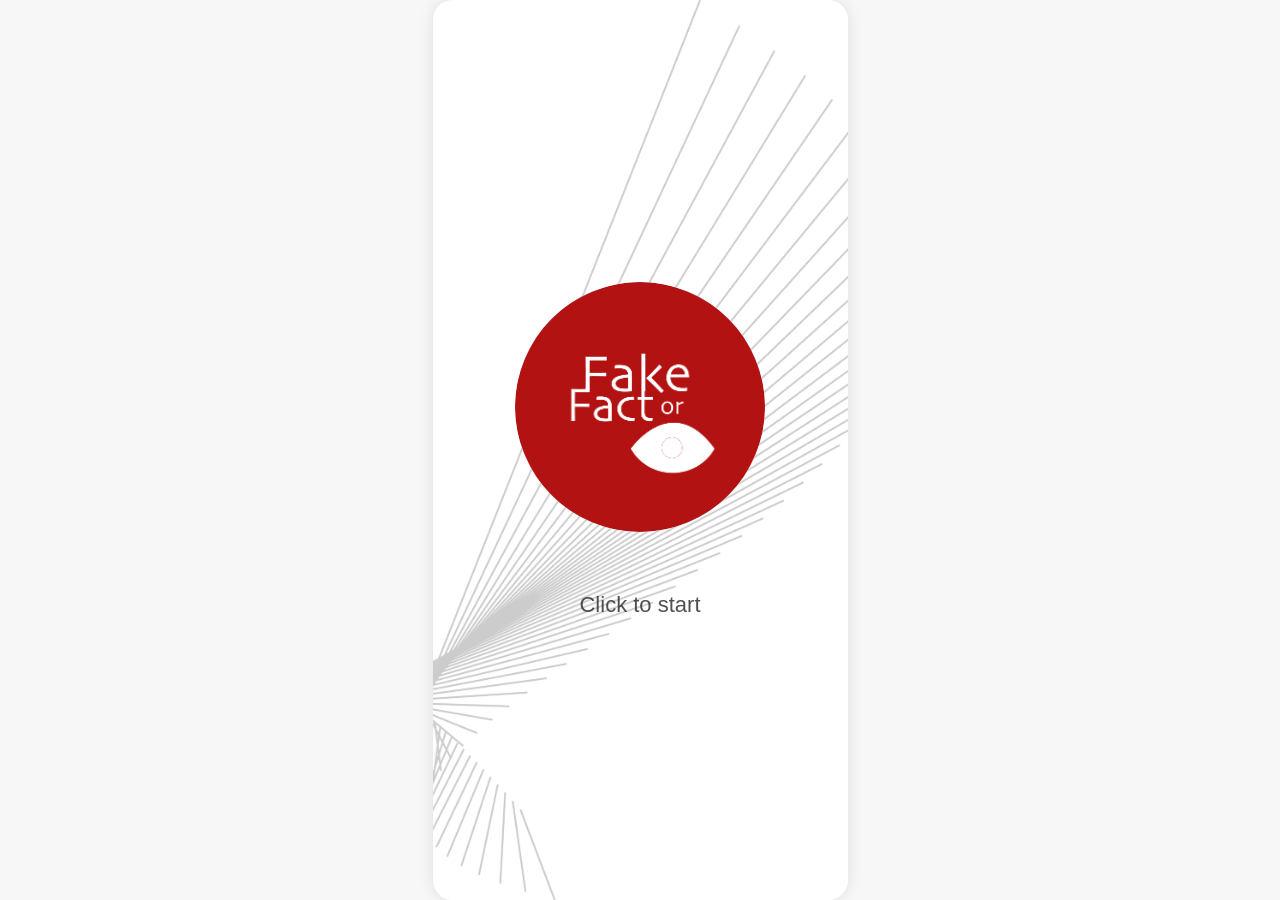
<file: index.html>
<!-- index.html -->
<!DOCTYPE html>
<html lang="en">
<head>
  <meta charset="UTF-8" />
  <meta name="viewport" content="width=device-width, initial-scale=1.0" />
  <title>Fake or Fact</title>
  <link rel="stylesheet" href="style/logo.css" />
</head>
<body>
  <div class="container">
    <div class="circle">
      <img src="logo/logo_red.png" alt="Logo" class="logo" />
    </div>
    <button id="startBtn">Click to start</button>
  </div>

  <script src="js/logo.js"></script>
</body>
</html>
</file>
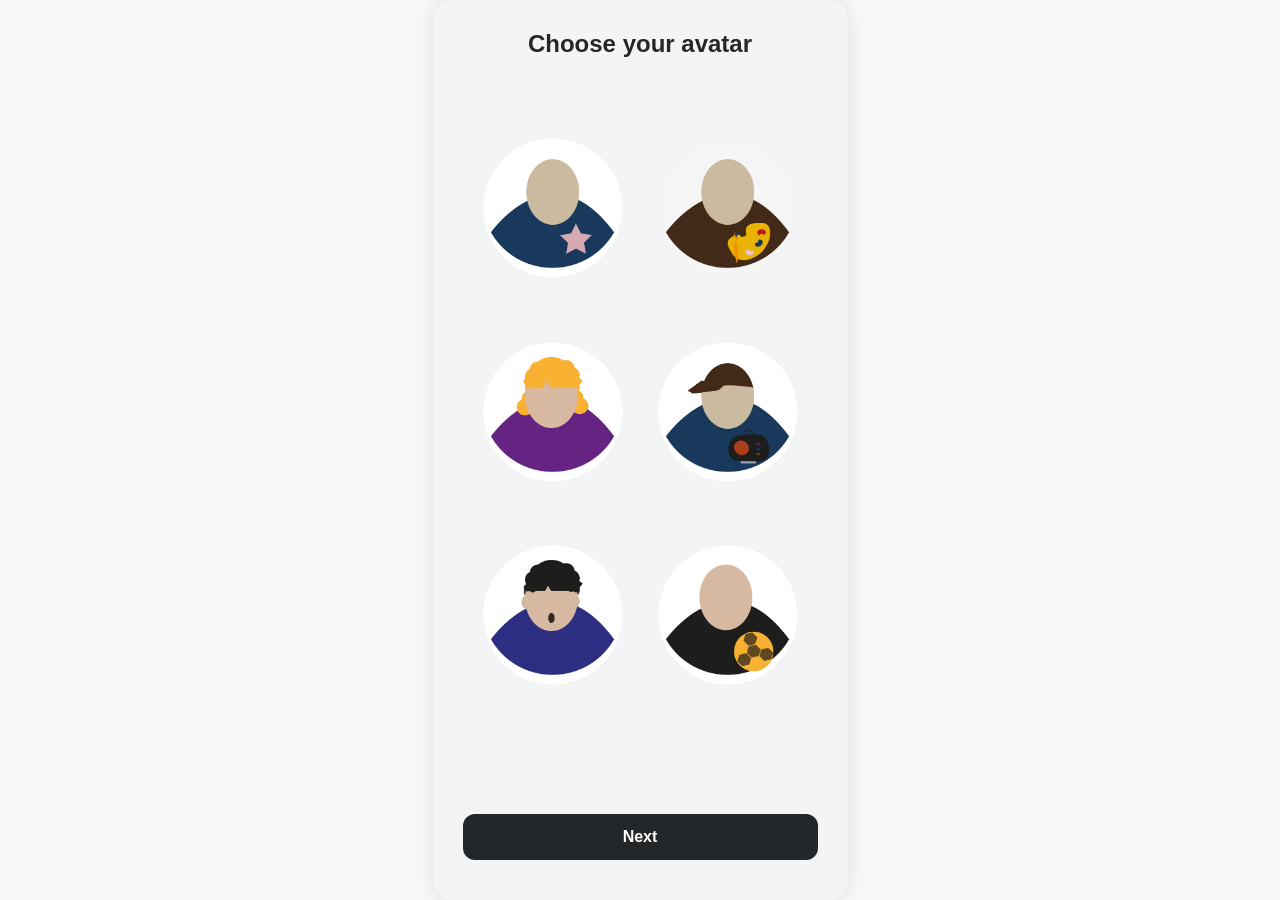
<file: avatars.html>
<!DOCTYPE html>
<html lang="en">
<head>
    <meta charset="UTF-8">
    <meta name="viewport" content="width=device-width, initial-scale=1.0">
    <title>Choose Your Avatar</title>
    <link rel="stylesheet" href="style/avatars.css">
</head>
<body>
    <div class="container">
        <h1>Choose your avatar</h1>
        <div class="avatar-grid" id="avatarGrid">
            <!-- Avatars will be inserted here by JavaScript -->
        </div>
        <button class="next-button" id="nextButton">Next</button>
    </div>
    <script src="js/avatars.js"></script>
</body>
</html>
</file>
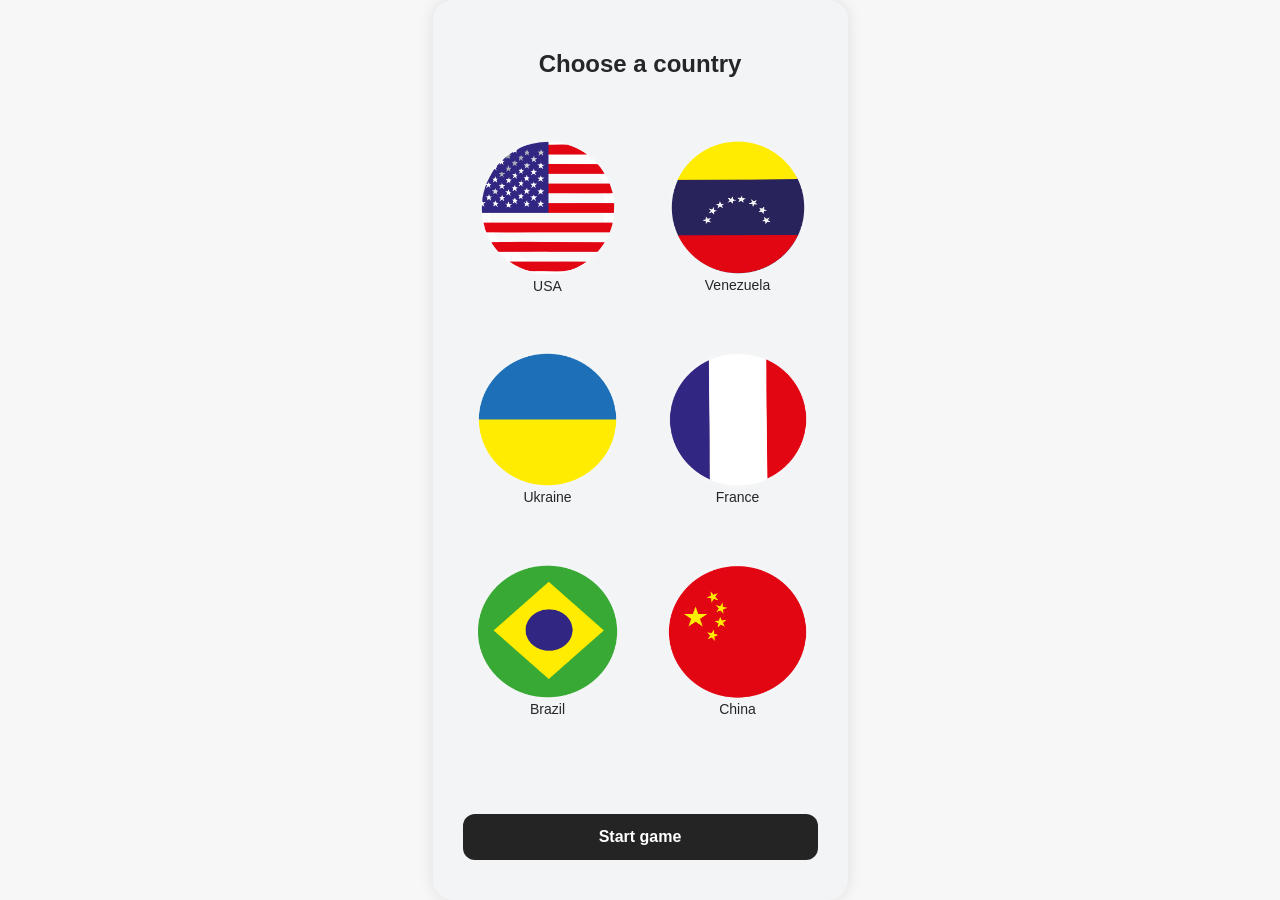
<file: country.html>
<!DOCTYPE html>
<html lang="en">
<head>
    <meta charset="UTF-8">
    <meta name="viewport" content="width=device-width, initial-scale=1.0">
    <title>Choose Country</title>
    <link rel="stylesheet" href="style/country.css">
</head>
<body>
    <div class="container">
        <h1>Choose a country</h1>
        <div class="country-grid" id="countryGrid">
        </div>
        <button class="start-button" id="startButton">Start game</button>

        <div class="modal-overlay" id="modalOverlay">
            <div class="modal">
                <h2>Get ready!</h2>
                <div class="instructions">
                    <p>You'll be shown 6 news headlines.</p>
                    <p>Some are real, some are fake.</p>
                    <p>Your mission: Spot the fakes!</p>
                    <p>Click the right button for each one.</p>
                    <p>Trust your instincts – but stay sharp!</p>
                </div>
                <button class="modal-start-button" id="modalStartButton">Start</button>
            </div>
        </div>
    </div>
    <script src="js/country.js"></script>
</body>
</html>
</file>
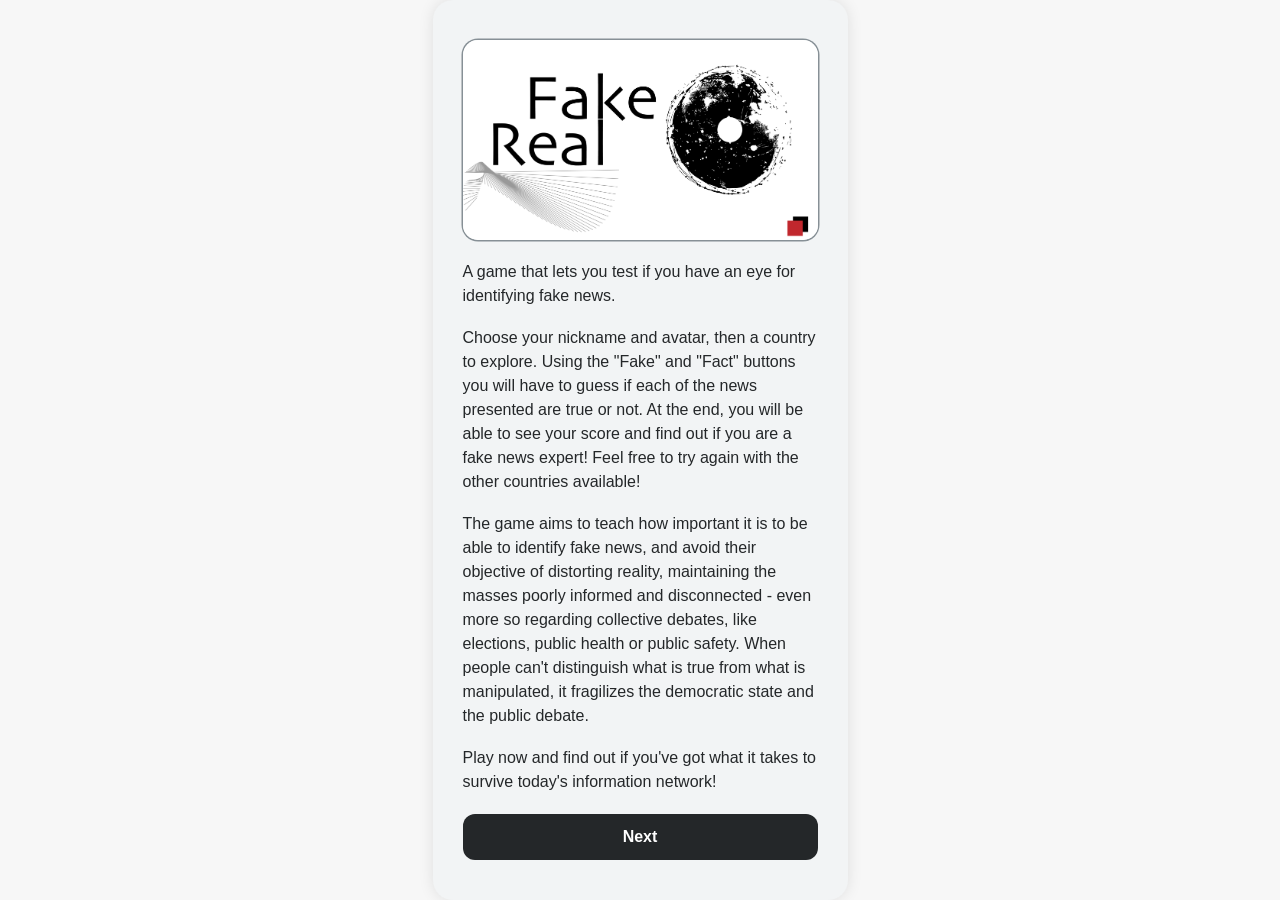
<file: instructions.html>
<!DOCTYPE html>
<html lang="en">
<head>
    <meta charset="UTF-8">
    <meta name="viewport" content="width=device-width, initial-scale=1.0">
    <title>Instructions</title>
    <link rel="stylesheet" href="style/instructions.css">
</head>
<body>
    <div class="container">
        <div class="header-image">
            <img src="icons/instructions.png" alt="Instructions Header">
        </div>
        <div class="instructions-text">
            <p>A game that lets you test if you have an eye for identifying fake news. </p>
            <br>
            <p>Choose your nickname and avatar, then a country to explore. Using the "Fake" and "Fact" buttons you will have to guess if each of the news presented are true or not. At the end, you will be able to see your score and find out if you are a fake news expert! Feel free to try again with the other countries available!</p>
            <br>
            <p>The game aims to teach how important it is to be able to identify fake news, and avoid their objective of distorting reality, maintaining the masses poorly informed and disconnected - even more so regarding collective debates, like elections, public health or public safety. When people can't distinguish what is true from what is manipulated, it fragilizes the democratic state and the public debate.</p> 
            <br>    
            <p>Play now and find out if you've got what it takes to survive today's information network!</p>
        </div>
        <button class="next-button" id="nextButton">Next</button>
    </div>
    <script src="js/instructions.js"></script>
</body>
</html>
</file>
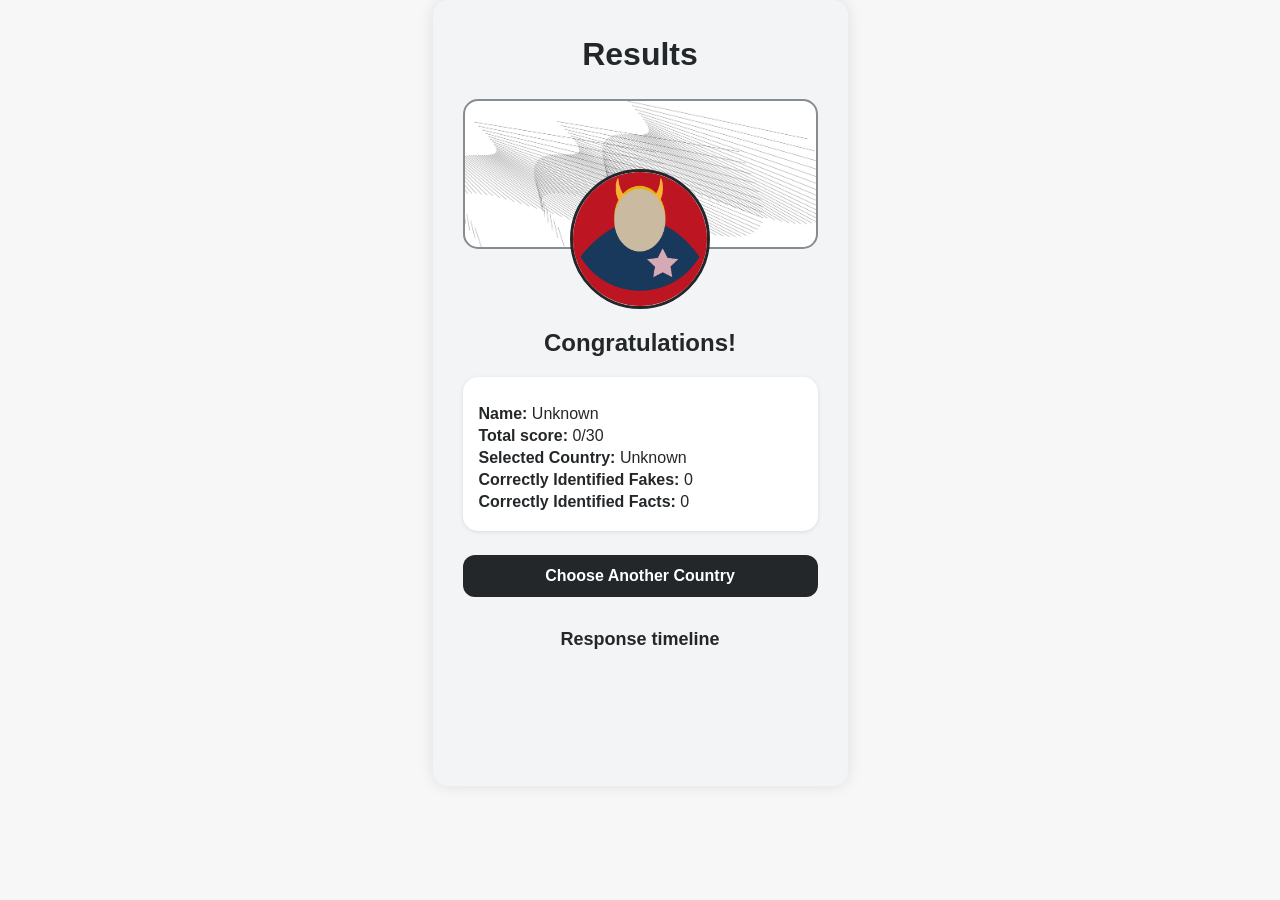
<file: result.html>
<!DOCTYPE html>
<html lang="en">
<head>
  <meta charset="UTF-8">
  <meta name="viewport" content="width=device-width, initial-scale=1">
  <title>Results</title>
  <link rel="stylesheet" href="style/result.css">
</head>
<body>
  <div class="container">
    <header class="header">
      
      <h1>Results</h1>
    </header>

    <div class="avatar-section">
      <div class="avatar-bg"></div>
      <img id="playerAvatar" src="" alt="Avatar" class="avatar-img">
    </div>
    <h2 class="congratulations">Congratulations!</h2>
    <div class="results-box">
      
      <p><strong>Name:</strong> <span id="playerName"></span></p>
      <p><strong>Total score:</strong> <span id="totalScore"></span></p>
      <p><strong>Selected Country:</strong> <span id="selectedCountry"></span></p>
      <p><strong>Correctly Identified Fakes:</strong> <span id="correctFakes"></span></p>
      <p><strong>Correctly Identified Facts:</strong> <span id="correctFacts"></span></p>
    </div>

    <button id="chooseCountryButton">Choose Another Country</button>

    <div class="timeline">
      <h3>Response timeline</h3>
      <div id="timelineList"></div>
    </div>
  </div>

  <script src="js/result.js"></script>
</body>
</html>
</file>
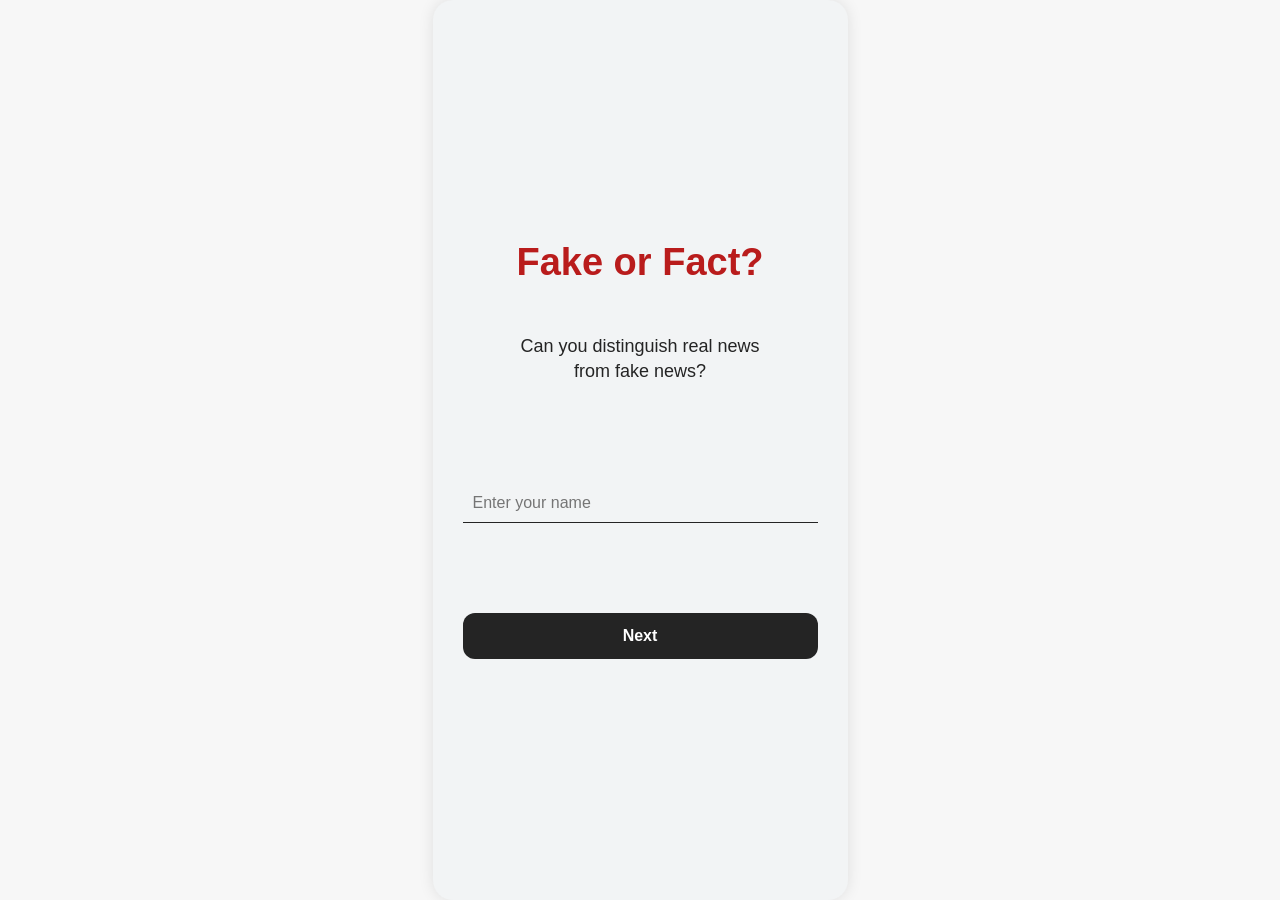
<file: welcome.html>
<!DOCTYPE html>
<html lang="en">
<head>
  <meta charset="UTF-8" />
  <meta name="viewport" content="width=device-width, initial-scale=1.0" />
  <title>Fake or Fact - Welcome</title>
  <link rel="stylesheet" href="style/welcome.css" />
</head>
<body>
  <div class="container">
    <h1>Fake or Fact?</h1>
    <p>Can you distinguish real news<br />from fake news?</p>
    
    <input type="text" id="nameInput" placeholder="Enter your name" />
    
    <button id="nextBtn">Next</button>
  </div>

  <script src="js/welcome.js"></script>
</body>
</html>
</file>
<file: style/logo.css>
* {
  margin: 0;
  padding: 0;
  box-sizing: border-box;
}

body, html {
  height: 100%;
  display: flex;
  justify-content: center;
  align-items: center;
  background-color: #f7f7f7;
  font-family: -apple-system, BlinkMacSystemFont, "Segoe UI", Roboto, sans-serif;
}

.container {
  width: 415px;
  height: 100%;
  background-image: url('background.png');
  background-size: cover; /* Масштабування на весь екран */
  background-position: center;
  background-repeat: no-repeat;
  border-radius: 20px;
  padding: 40px 30px;
  text-align: center;
  box-shadow: 0 0 15px rgba(0, 0, 0, 0.1);
  display: flex;
  flex-direction: column;
  justify-content: center;
}


.circle {
  

  width: 80vw;
  height: 80vw;
  max-width: 250px;
  max-height: 250px;
  border-radius: 50%;
  background-color: #e0e0e0;
  display: flex;
  justify-content: center;
  align-items: center;
  cursor: pointer;
  transition: transform 0.2s, box-shadow 0.2s;
  overflow: hidden;
  margin: 0 auto 60px auto;
}

.logo {
  width: 100%;
  height: 100%;
  object-fit: cover;
}

button#startBtn {
  background: none;
  border: none;
  color: #242729;
  font-size: 22px;
  cursor: pointer;
  opacity: 0.8;
  color: #242729;
}

button#startBtn:hover {
  opacity: 1;
}
</file>
<file: style/avatars.css>
* {
    margin: 0;
    padding: 0;
    box-sizing: border-box;
}

body, html {
    height: 100%;
    margin: 0;
    display: flex;
    justify-content: center;
    align-items: center;
    background-color: #f7f7f7;
    color: #333;
    font-family: -apple-system, BlinkMacSystemFont, "Segoe UI", Roboto, sans-serif;
}

.container {
    width: 415px;
    height: 100%;
    background-color: #f2f4f5;
    border-radius: 20px;
    padding: 40px 30px;
    text-align: center;
    box-shadow: 0 0 15px rgba(0, 0, 0, 0.1);
    display: flex;
    flex-direction: column;
    justify-content: center;
}

h1 {
    color: #242729;
    margin: -10px 0 80px 0;
    font-size: 24px;
    font-weight: 600;
}

.avatar-grid {
    display: grid;
    grid-template-columns: repeat(2, 1fr); 
    grid-template-rows: repeat(3, 1fr);
    gap: 25px;
    width: 100%;
    margin-bottom: 90px;
    flex-grow: 1;
    padding: 0 15px;
}

.avatar-option {
    width: 140px;
    height: 140px;
    border-radius: 50%;
    background-color: #e0e0e0;
    display: flex;
    justify-content: center;
    align-items: center;
    cursor: pointer;
    transition: transform 0.2s, box-shadow 0.2s;
    overflow: hidden;
    margin: 0 auto;
}

.avatar-option img {
    width: 100%;
    height: 100%;
    object-fit: cover;
}

.avatar-option.selected {
    transform: scale(1.05);
    box-shadow: 0 0 0 2px #879096;
}

.next-button {
    background-color: #242729;
    color: white;
    font-weight: bold;
    padding: 14px;
    border: none;
    border-radius: 12px;
    font-size: 16px;
    cursor: pointer;
    transition: background-color 0.2s ease;

}

.next-button:hover {
  background-color: #6b747c;
}
</file>
<file: style/country.css>
* {
  margin: 0;
  padding: 0;
  box-sizing: border-box;
}

body, html {
  height: 100%;
  display: flex;
  justify-content: center;
  align-items: center;
  background-color: #f7f7f7;
  font-family: -apple-system, BlinkMacSystemFont, "Segoe UI", Roboto, sans-serif;
}

.container {
  width: 415px;
  height: 100%;
  background-color: #F2F4F5;
  border-radius: 20px;
  padding: 40px 30px;
  text-align: center;
  box-shadow: 0 0 15px rgba(0, 0, 0, 0.1);
  display: flex;
  flex-direction: column;
  justify-content: center;
}


h1 {
    color: #242729;
    margin: 10px 0 40px 0;
    font-size: 24px;
    font-weight: 600;
}

.country-grid {
    display: grid;
    grid-template-columns: repeat(2, 1fr);
    gap: 10px;
    padding: 5px 5px;
    margin-left: -10px;
    margin-bottom: 60px;
    flex-grow: 1;
}

.country-option {
    border-radius: 50%;
    padding: 10px;
    text-align: center;
    font-size: 12px;
    color: #333;
    cursor: pointer;
    transition: all 0.2s ease;
    display: flex;
    flex-direction: column;
    align-items: center;
    justify-content: center;
    height: 180px;
    width: 180px;

}

.country-name {
    color: #242729;
    font-size: 14px;
    margin-top: -5px;
}

.country-flag {
    width: 140px;
    height: 140px;
    object-fit: cover;
    border-radius: 4px;
    margin: 5px;
}


.country-option.selected {
    transform: scale(1.03);
    box-shadow: 0 0 0 2px #879096;
}

.start-button {
    background-color: #242424;
    color: white;
    font-weight: bold;
    padding: 14px;
    border: none;
    border-radius: 12px;
    font-size: 16px;
    cursor: pointer;
    transition: background-color 0.2s ease;

}

.start-button:hover {
  background-color: #6b747c;
}


.modal-overlay {
    
    width: 415px;
    height: 100%;
    border-radius: 15px;
    margin-left: -30px;
    flex-direction: column;
    position: fixed;
    background-color: rgba(0, 0, 0, 0.7);
    display: none;
    justify-content: center;

    
}

.modal {
    background-color: #F2F4F5;
    border-radius: 15px;
    text-align: center;
    color: #242729;
    max-height: 320px;
    max-width: 350px;
    margin-left: 32.5px;
}

.modal h2 {
    font-size: 24px;
    margin-bottom: 20px;
    margin-top: 20px;
    color: #242729;
}

.instructions {
    text-align: center;
    margin-bottom: 25px;
    line-height: 1;
    color: #242729;
}

.instructions p {
    margin-bottom: 10px;
}

.modal-start-button {
    background-color: #242729;
    color: white;
    font-weight: 600;
    padding: 14px;
    border: none;
    border-radius: 12px;
    font-size: 16px;
    cursor: pointer;
    transition: background-color 0.2s ease;
    width: 150px;
    height: 45px;
    margin-bottom: 20px;
    text-align: center;

}

.modal-start-button:hover {
    background-color: #6b747c;
}
</file>
<file: style/instructions.css>
* {
  margin: 0;
  padding: 0;
  box-sizing: border-box;
}

body, html {
  height: 100%;
  display: flex;
  justify-content: center;
  align-items: center;
  background-color: #f7f7f7;
  font-family: -apple-system, BlinkMacSystemFont, "Segoe UI", Roboto, sans-serif;
}

.container {
  width: 415px;
  height: 100%;
  background-color: #f2f4f5;
  border-radius: 20px;
  padding: 40px 30px;
  text-align: center;
  box-shadow: 0 0 15px rgba(0, 0, 0, 0.1);
  display: flex;
  flex-direction: column;
  justify-content: center;
}

.header-image {
    width: 100%;
    height: 200px;
    overflow: hidden;
    margin-bottom: 20px;
    box-shadow: 0 0 0 1.5px #879096;
    border-radius: 15px;
}

.header-image img {
    width: 100%;
    height: 100%;
    object-fit: cover;

}

.instructions-text {
    flex-grow: 1;
    text-align: left;
}

.instructions-text p {
    color: #242729;
    font-size: 16px;
    line-height: 1.5;
    width: 100%;
}

.next-button {
    background-color: #242729;
    color: white;
    font-weight: bold;
    padding: 14px;
    border: none;
    border-radius: 12px;
    font-size: 16px;
    cursor: pointer;
    transition: background-color 0.2s ease;

}

.next-button:hover {
  background-color: #6b747c;
}
</file>
<file: style/result.css>
* {
  margin: 0;
  padding: 0;
  box-sizing: border-box;
}

body, html {
  display: flex;
  justify-content: center;
  align-items: center;
  background-color: #f7f7f7;
  color:#242729;
  font-family: -apple-system, BlinkMacSystemFont, "Segoe UI", Roboto, sans-serif;
}

.container {
  width: 415px;
  height: 100%;
  background-color: #f2f4f5;
  border-radius: 15px;
  padding: 40px 30px;
  text-align: center;
  box-shadow: 0 0 15px rgba(0, 0, 0, 0.1);
  display: flex;
  flex-direction: column;
  justify-content: center;
}


.header {
  display: flex;
  justify-content: center;
  align-items: center;
  position: relative;
  padding: 6px 0;
  margin-top: -10px;
  margin-bottom: 20px;
  color:#242729;
}


.avatar-section {
  position: relative;
  width: 100%;
  height: 150px;
  margin-bottom: 100px;
  border-radius: 15px;
}

.avatar-bg {
  width: 100%;
  height: 100%;
  background-image: url('back result.png');
  background-size: cover; 
  background-position: center;
  background-repeat: no-repeat;
  border-radius: 15px;
  border: 2px solid #858D93;
}

.avatar-img {
  width: 140px;
  height: 140px;
  border-radius: 50%;
  object-fit: cover;
  border: 3px solid #242729;
  position: absolute;
  bottom: -60px;
  left: 50%;
  transform: translateX(-50%);
}

.congratulations {
  font-size: 24px;
  font-weight: 700;
  text-align: center;
  margin-bottom: 80px;
  margin-top: -20px;
  color:#242729;
}



.results-box {
  background-color: #ffffff;
  padding: 24px 16px 16px;
  border-radius: 15px;
  box-shadow: 0 1px 4px rgba(0, 0, 0, 0.1);
  margin-top: -60px;
  position: relative;
  z-index: 1;
  text-align: left;
  color:#242729;
}

.results-box h2 {
  margin-bottom: 12px;
  font-size: 20px;
}

.results-box p {
  margin: 4px 0;
}


#chooseCountryButton {
  display: block;
  width: 100%;
  padding: 12px;
  background-color: #242729;
  color: white;
  border: none;
  border-radius: 12px;
  font-size: 16px;
  font-weight: bold;
  margin: 24px 0 16px;
  cursor: pointer;
}



.timeline {
  padding: 16px 0;
  margin-bottom: 60px;
  color:#242729;
}

.timeline h3 {
  font-size: 18px;
  font-weight: 600;
  margin-bottom: 20px;
  text-align: center;
}

#timelineList {
  position: relative;
  margin-left: 24px;
  border-left: 2px solid #858D93;
}

.timeline-item {
  position: relative;
  margin-bottom: 30px;
}

.timeline-item::before {
  content: '';
  position: absolute;
  left: -28px;
  top: 0;
  width: 50px;
  height: 50px;
  background-color: #ffffff;
  border: 2px solid #858D93;
  border-radius: 50%;
  z-index: 1;
}

.timeline-icon {
  width: 48px;
  height: 48px;
  position: absolute;
  left: -25px;
  top: 3px;
  z-index: 2;
}

.timeline-content {
  margin-left: 40px;
  text-align: left;
}

.timeline-content h4 {
  font-size: 16px;
  font-weight: 600;
  
}

.timeline-content p {
  margin: 0;
  font-size: 14px;
}

.popup-button {
  margin-top: 6px;
  background-color: #ffffff;
  border: none;
  padding: 6px 10px;
  font-size: 12px;
  border-radius: 6px;
  border: 1px solid #858D93;
  cursor: pointer;
}


.news-popup {
  position: fixed;
  top: 0;
  left: 0;
  width: 100%;
  height: 100%;
  background-color: rgba(0,0,0,0.7);
  flex-direction: column;
  display: flex;
  justify-content: center;
  align-items: center;
  z-index: 1000;
}

.popup-content {
  background-color: white;
  padding: 20px;
  max-width: 350px;
  border-radius: 15px;
  box-shadow: 0 4px 8px rgba(0,0,0,0.3);
  text-align: center;
}
.popup-text {
  text-align: left;
  color:#858D93;
}

.popup-title {
  font-size: 22px;
  margin-bottom: 8px;
  color:#242729;
}

.popup-date {
  font-size: 14px;
  margin-bottom: 15px;
  color:#242729;
}

.close-popup {
  margin-top: 20px;
  padding: 6px 12px;
  background-color: #202020;
  color: white;
  border: none;
  border-radius: 10px;
  font-size: 16px;
  width: 150px;
  cursor: pointer;
}
</file>
<file: style/welcome.css>
* {
  margin: 0;
  padding: 0;
  box-sizing: border-box;
}

body, html {
  height: 100%;
  display: flex;
  justify-content: center;
  align-items: center;
  background-color: #f7f7f7;
  font-family: -apple-system, BlinkMacSystemFont, "Segoe UI", Roboto, sans-serif;
}

.container {
  width: 415px;
  height: 100%;
  background-color: #f2f4f5;
  border-radius: 20px;
  padding: 40px 30px;
  text-align: center;
  box-shadow: 0 0 15px rgba(0, 0, 0, 0.1);
  display: flex;
  flex-direction: column;
  justify-content: center;
}

h1 {
  color: #b91c1c;
  font-size: 38px;
  margin-bottom: 50px;
}

p {
  font-size: 18px;
  color: #242424;
  margin-bottom: 100px;
  line-height: 1.4;
}

input[type="text"] {
  border: none;
  border-bottom: 1px solid #242424;
  background: transparent;
  padding: 10px;
  font-size: 16px;
  margin-bottom: 90px;
  outline: none;
  width: 100%;
  color: #858585;
}

#nextBtn {
  background-color: #242424;
  color: white;
  font-weight: bold;
  padding: 14px;
  border: none;
  border-radius: 12px;
  font-size: 16px;
  cursor: pointer;
  transition: background-color 0.2s ease;
}

#nextBtn:hover {
  background-color: #6b747c;
}
</file>
